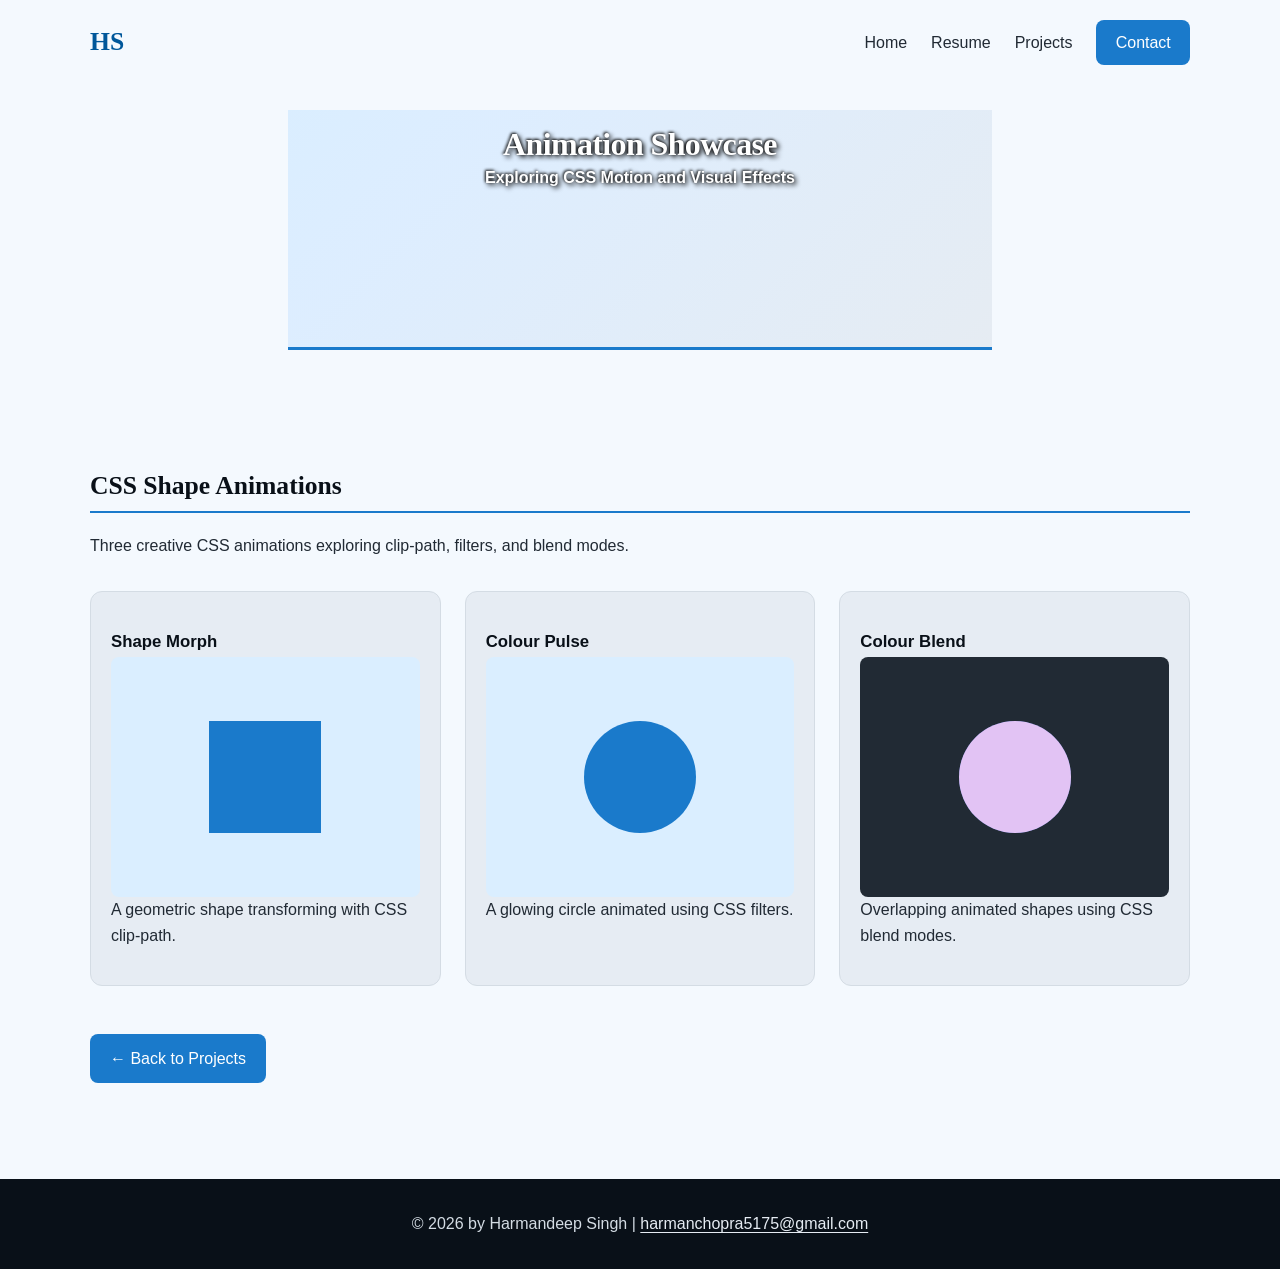
<file: animations.html>
<!doctype html>
<html lang="en">
  <head>
    <meta charset="UTF-8" />
    <meta name="viewport" content="width=device-width, initial-scale=1.0" />
    <title>Animation Showcase | Harmandeep Singh</title>
    <link rel="stylesheet" href="css/styles.css" />
  </head>

  <body class="animations">
    <nav class="site-nav" aria-label="Main navigation">
      <a href="index.html" class="nav-logo">HS</a>

      <ul class="nav-links">
        <li><a href="index.html">Home</a></li>
        <li><a href="resume.html">Resume</a></li>
        <li><a href="projects.html">Projects</a></li>
        <li>
          <button
            type="button"
            class="contact-btn"
            popovertarget="contact-popover"
          >
            Contact
          </button>
        </li>
      </ul>
    </nav>

    <div class="contact-overlay" aria-hidden="true"></div>

    <article id="contact-popover" class="contact-popover" popover="auto">
      <div class="contact-card">
        <button
          type="button"
          class="contact-close"
          popovertarget="contact-popover"
          popovertargetaction="hide"
          aria-label="Close contact information"
        >
          &times;
        </button>

        <img
          class="contact-photo"
          src="images/contact-photo.jpg"
          alt="Portrait of Harmandeep Singh"
        />

        <div class="contact-details">
          <h2>Harmandeep Singh</h2>
          <p class="contact-role">Digital Design Student</p>

          <p class="contact-bio">
            I am a Digital Design student at North Island College in British
            Columbia, Canada. I enjoy graphic design, photography, typography,
            web development, and user experience design.
          </p>

          <p class="contact-information">
            <strong>Email:</strong><br />
            <a href="mailto:harmandeep@example.com"> harmandeep@example.com </a>
          </p>

          <p class="contact-information">
            <strong>Phone:</strong><br />
            <a href="tel:+12505550123">(250) 555-0123</a>
          </p>
        </div>
      </div>
    </article>

    <header>
      <h1>Animation Showcase</h1>
      <h2>Exploring CSS Motion and Visual Effects</h2>
    </header>

    <main class="animation-main">
      <section class="animation-section">
        <h2>CSS Shape Animations</h2>

        <p>
          Three creative CSS animations exploring clip-path, filters, and blend
          modes.
        </p>

        <div class="animation-grid">
          <article class="animation-cell">
            <h3>Shape Morph</h3>

            <div class="animation-stage">
              <div class="shape shape-clip"></div>
            </div>

            <p>A geometric shape transforming with CSS clip-path.</p>
          </article>
          <article class="animation-cell">
            <h3>Colour Pulse</h3>

            <div class="animation-stage">
              <div class="shape shape-filter"></div>
            </div>

            <p>A glowing circle animated using CSS filters.</p>
          </article>

          <article class="animation-cell">
            <h3>Colour Blend</h3>

            <div class="animation-stage blend-stage">
              <div class="blend-circle blend-one"></div>
              <div class="blend-circle blend-two"></div>
            </div>

            <p>Overlapping animated shapes using CSS blend modes.</p>
          </article>
        </div>

        <a class="back-link" href="projects.html"> &larr; Back to Projects </a>
      </section>
    </main>
    <footer>
      <p>
        © 2026 by Harmandeep Singh |
        <a href="mailto:harmanchopra5175@gmail.com">
          harmanchopra5175@gmail.com
        </a>
      </p>
    </footer>
  </body>
</html>
</file>
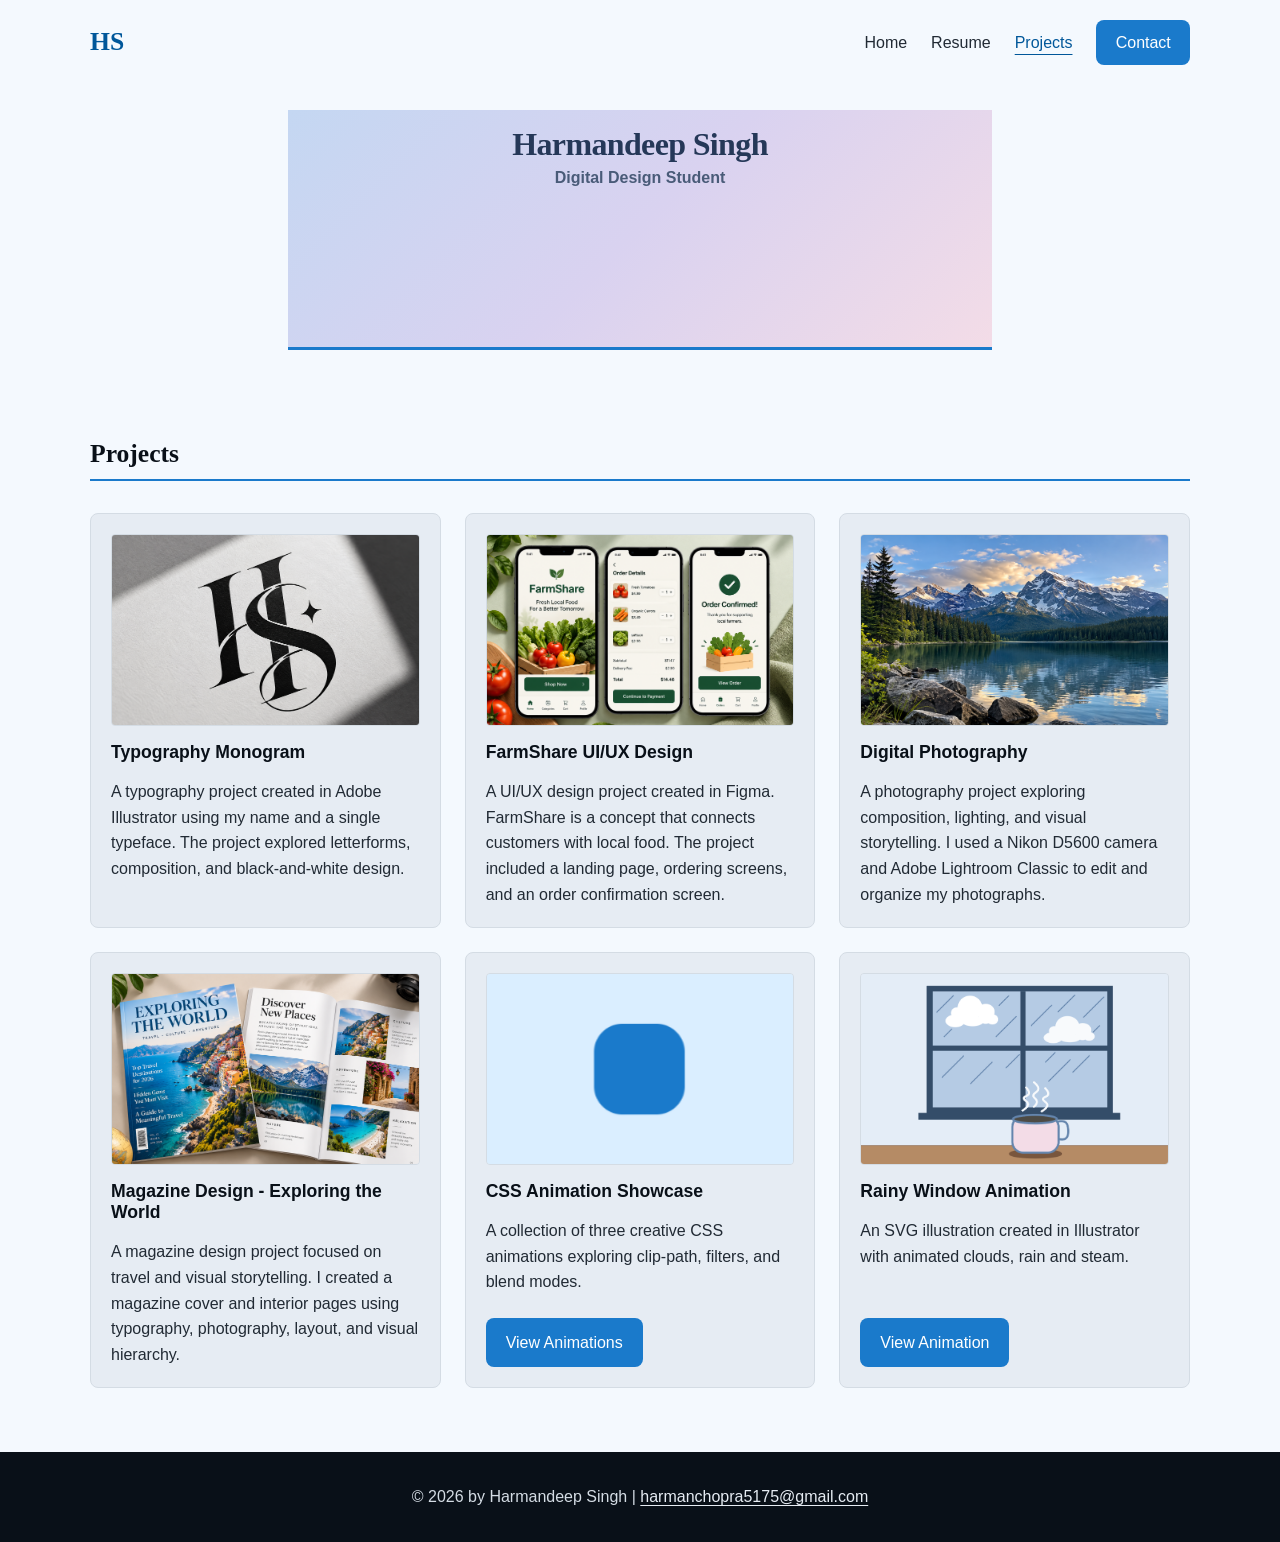
<file: projects.html>
<!doctype html>
<html lang="en">
  <head>
    <meta charset="UTF-8" />
    <meta name="viewport" content="width=device-width, initial-scale=1.0" />
    <title>Projects | Harmandeep Singh</title>
    <link rel="stylesheet" href="css/styles.css" />
  </head>

  <body class="projects">
    <nav class="site-nav" aria-label="Main navigation">
      <a href="index.html" class="nav-logo">HS</a>
      <ul class="nav-links">
        <li><a href="index.html">Home</a></li>
        <li><a href="resume.html">Resume</a></li>
        <li>
          <a href="projects.html" class="active" aria-current="page">
            Projects
          </a>
        </li>
        <li>
          <button
            type="button"
            class="contact-btn"
            popovertarget="contact-popover"
          >
            Contact
          </button>
        </li>
      </ul>
    </nav>
    <!-- ASSIGNMENT 2C - CONTACT POPOVER -->
    <div class="contact-overlay" aria-hidden="true"></div>

    <article id="contact-popover" class="contact-popover" popover="auto">
      <div class="contact-card">
        <button
          type="button"
          class="contact-close"
          popovertarget="contact-popover"
          popovertargetaction="hide"
          aria-label="Close contact information"
        >
          &times;
        </button>

        <img
          class="contact-photo"
          src="images/contact-photo.jpg"
          alt="Portrait of Harmandeep Singh"
        />

        <div class="contact-details">
          <h2>Harmandeep Singh</h2>

          <p class="contact-role">Digital Design Student</p>

          <p class="contact-bio">
            I am a Digital Design student at North Island College in British
            Columbia, Canada. I enjoy graphic design, photography, typography,
            web development, and user experience design.
          </p>

          <p class="contact-information">
            <strong>Email:</strong><br />
            <a href="mailto:harmandeep@example.com"> harmandeep@example.com </a>
          </p>

          <p class="contact-information">
            <strong>Phone:</strong><br />
            <a href="tel:+12505550123"> (250) 555-0123 </a>
          </p>
        </div>
      </div>
    </article>
    <!-- // INTRO // -->
    <header>
      <h1>Harmandeep Singh</h1>
      <h2>Digital Design Student</h2>
    </header>

    <!-- // PROJECTS // -->
    <main>
      <section class="projects-section">
        <h2>Projects</h2>

        <div class="projects-grid">
          <!-- Project 1 -->
          <article class="project-card">
            <img
              src="images/project-01.png"
              alt="Typography Monogram project"
            />

            <h3>Typography Monogram</h3>

            <p>
              A typography project created in Adobe Illustrator using my name
              and a single typeface. The project explored letterforms,
              composition, and black-and-white design.
            </p>
          </article>
          <!-- Project 2 -->
          <article class="project-card">
            <img
              src="images/project-02.png"
              alt="FarmShare UI/UX Design project"
            />

            <h3>FarmShare UI/UX Design</h3>

            <p>
              A UI/UX design project created in Figma. FarmShare is a concept
              that connects customers with local food. The project included a
              landing page, ordering screens, and an order confirmation screen.
            </p>
          </article>
          <!-- Project 3 -->
          <article class="project-card">
            <img
              src="images/project-03.png"
              alt="Digital Photography project"
            />

            <h3>Digital Photography</h3>

            <p>
              A photography project exploring composition, lighting, and visual
              storytelling. I used a Nikon D5600 camera and Adobe Lightroom
              Classic to edit and organize my photographs.
            </p>
          </article>
          <!-- Project 4 -->
          <article class="project-card">
            <img
              src="images/project-04.png"
              alt="Exploring the World magazine project"
            />

            <h3>Magazine Design - Exploring the World</h3>

            <p>
              A magazine design project focused on travel and visual
              storytelling. I created a magazine cover and interior pages using
              typography, photography, layout, and visual hierarchy.
            </p>
          </article>
          <!-- Placeholder Project 5 -->
          <!-- Animation Showcase Project -->
          <article class="project-card">
            <img
              src="images/animation-preview.png"
              alt="CSS Shape Morph animation preview"
            />

            <h3>CSS Animation Showcase</h3>

            <p>
              A collection of three creative CSS animations exploring clip-path,
              filters, and blend modes.
            </p>

            <a href="animations.html" class="project-button">
              View Animations
            </a>
          </article>

          <article class="project-card">
            <img
              src="images/rainy-window-preview.png"
              alt="Rainy window SVG illustration"
            />

            <h3>Rainy Window Animation</h3>

            <p>
              An SVG illustration created in Illustrator with animated clouds,
              rain and steam.
            </p>

            <a href="svg-project.html" class="project-button">
              View Animation
            </a>
          </article>
        </div>
      </section>
    </main>

    <!-- // FOOTER // -->
    <footer>
      <p>
        © 2026 by Harmandeep Singh |
        <a href="mailto:harmanchopra5175@gmail.com">
          harmanchopra5175@gmail.com
        </a>
      </p>
    </footer>
  </body>
</html>
</file>
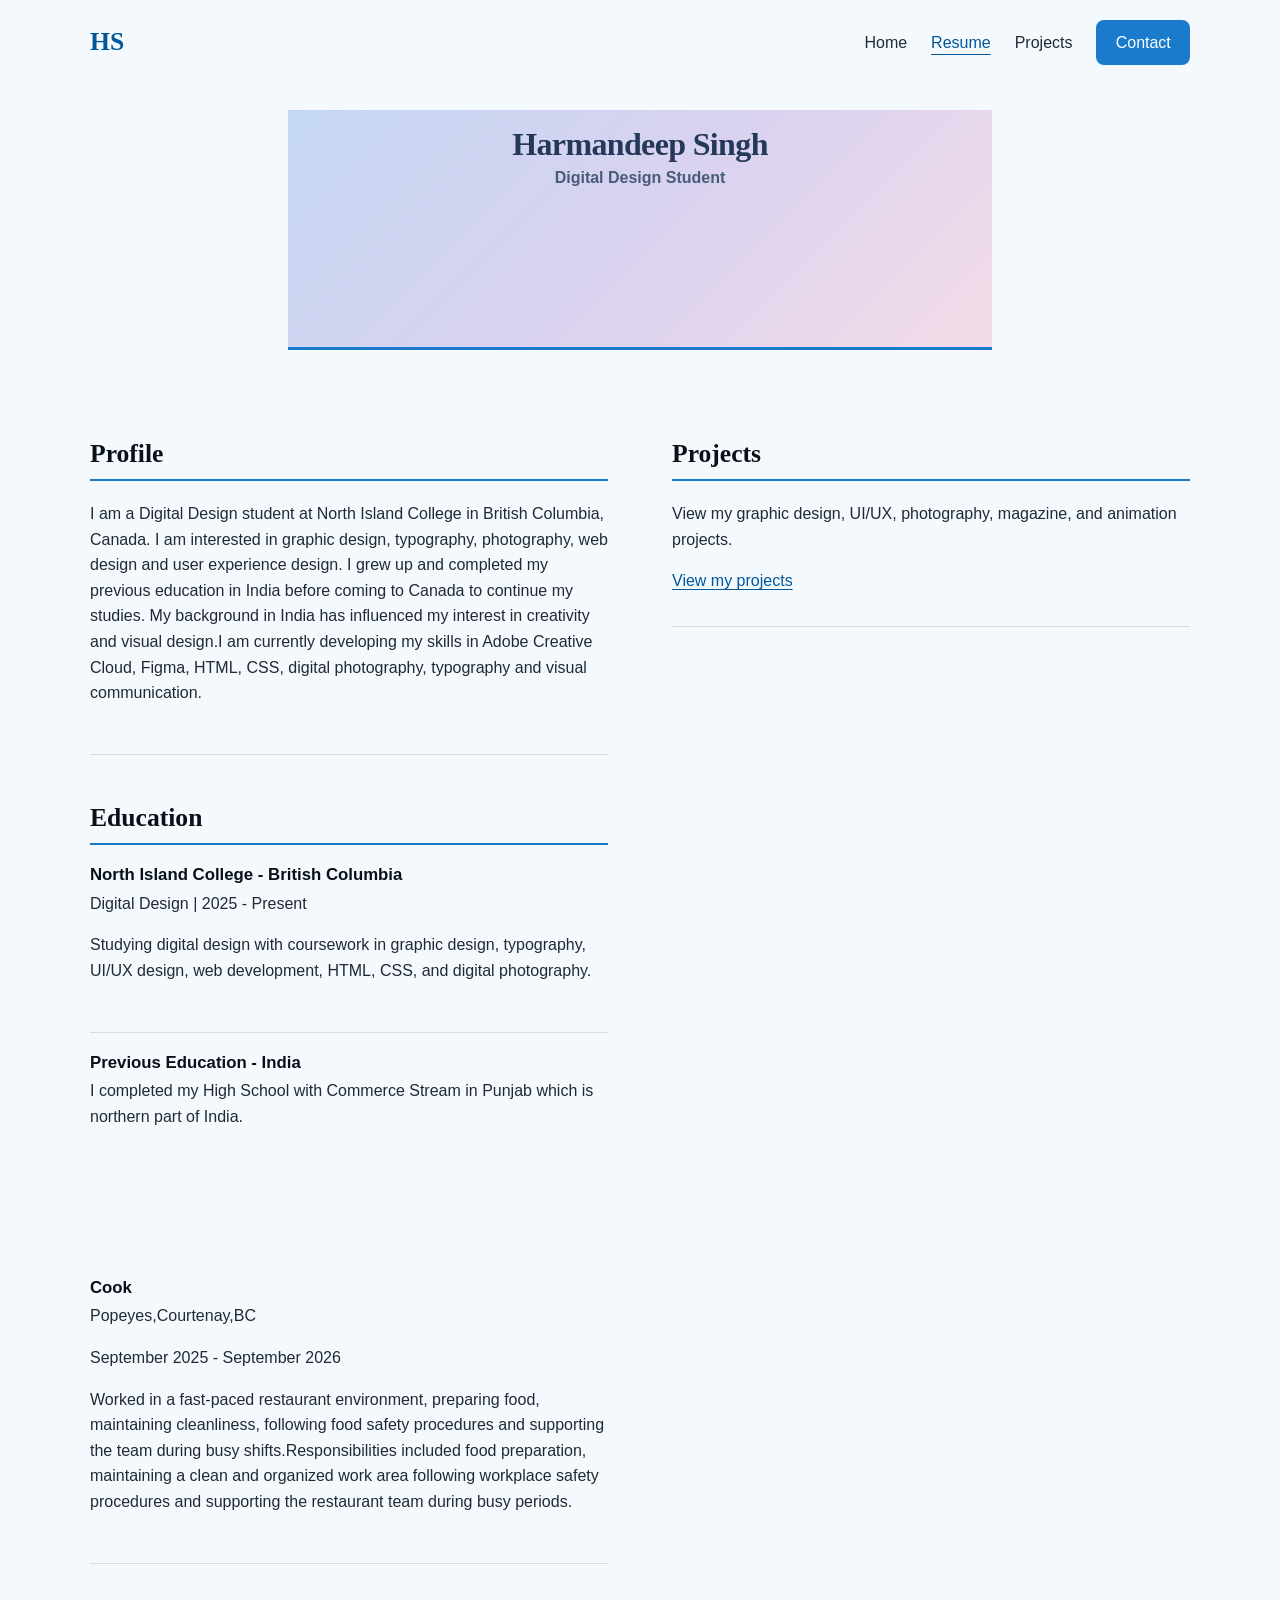
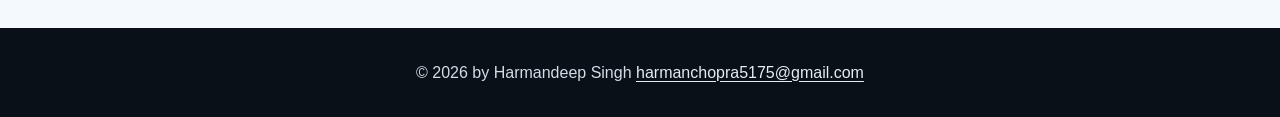
<file: resume.html>
<!doctype html>
<html lang="en">
  <head>
    <meta charset="UTF-8" />
    <meta name="viewport" content="width=device-width, initial-scale=1.0" />
    <title>Harmandeep Singh, Digital Design Student</title>
    <link rel="stylesheet" href="css/styles.css" />
  </head>
  <body class="resume">
    <nav class="site-nav" aria-label="Main navigation">
      <a href="index.html" class="nav-logo">HS</a>

      <ul class="nav-links">
        <li><a href="index.html">Home</a></li>
        <li>
          <a href="resume.html" class="active" aria-current="page">Resume</a>
        </li>
        <li><a href="projects.html">Projects</a></li>
        <li>
          <button
            type="button"
            class="contact-btn"
            popovertarget="contact-popover"
          >
            Contact
          </button>
        </li>
      </ul>
    </nav>
    <!-- ASSIGNMENT 2C - CONTACT POPOVER -->
    <div class="contact-overlay" aria-hidden="true"></div>

    <article id="contact-popover" class="contact-popover" popover="auto">
      <div class="contact-card">
        <button
          type="button"
          class="contact-close"
          popovertarget="contact-popover"
          popovertargetaction="hide"
          aria-label="Close contact information"
        >
          &times;
        </button>

        <img
          class="contact-photo"
          src="images/contact-photo.jpg"
          alt="Portrait of Harmandeep Singh"
        />

        <div class="contact-details">
          <h2>Harmandeep Singh</h2>

          <p class="contact-role">Digital Design Student</p>

          <p class="contact-bio">
            I am a Digital Design student at North Island College in British
            Columbia, Canada. I enjoy graphic design, photography, typography,
            web development, and user experience design.
          </p>

          <p class="contact-information">
            <strong>Email:</strong><br />
            <a href="mailto:harmandeep@example.com"> harmandeep@example.com </a>
          </p>

          <p class="contact-information">
            <strong>Phone:</strong><br />
            <a href="tel:+12505550123"> (250) 555-0123 </a>
          </p>
        </div>
      </div>
    </article>
    <!-- //  INTRO  // -->
    <header>
      <h1>Harmandeep Singh</h1>
      <h2>Digital Design Student</h2>
    </header>

    <main>
      <!-- //  PROFILE  // -->
      <section>
        <h2>Profile</h2>

        <p>
          I am a Digital Design student at North Island College in British
          Columbia, Canada. I am interested in graphic design, typography,
          photography, web design and user experience design. I grew up and
          completed my previous education in India before coming to Canada to
          continue my studies. My background in India has influenced my interest
          in creativity and visual design.I am currently developing my skills in
          Adobe Creative Cloud, Figma, HTML, CSS, digital photography,
          typography and visual communication.
        </p>
      </section>

      <section>
        <h2>Projects</h2>

        <p>
          View my graphic design, UI/UX, photography, magazine, and animation
          projects.
        </p>

        <a href="projects.html">View my projects</a>
      </section>

      <!-- //  WORK EXPERIENCE  // -->
      <section>
        <h3>Cook</h3>

        <p>Popeyes,Courtenay,BC</p>

        <p>September 2025 - September 2026</p>

        <p>
          Worked in a fast-paced restaurant environment, preparing food,
          maintaining cleanliness, following food safety procedures and
          supporting the team during busy shifts.Responsibilities included food
          preparation, maintaining a clean and organized work area following
          workplace safety procedures and supporting the restaurant team during
          busy periods.
        </p>
      </section>

      <!-- //  EDUCATION & CERTIFICATIONS  // -->
      <section>
        <!-- Start content edits below this line.  -->
        <h2>Education</h2>

        <section>
          <h3>North Island College - British Columbia</h3>

          <p>Digital Design | 2025 - Present</p>

          <p>
            Studying digital design with coursework in graphic design,
            typography, UI/UX design, web development, HTML, CSS, and digital
            photography.
          </p>
        </section>

        <section>
          <h3>Previous Education - India</h3>

          <p>
            I completed my High School with Commerce Stream in Punjab which is
            northern part of India.
          </p>
        </section>
      </section>
    </main>

    <!-- //  FOOTER INFO, SOCIAL MEDIA  // -->
    <footer>
      <p>
        © 2026 by Harmandeep Singh
        <a href="harmanchopra5175@gmail.com">harmanchopra5175@gmail.com</a>
      </p>
    </footer>
  </body>
</html>
</file>
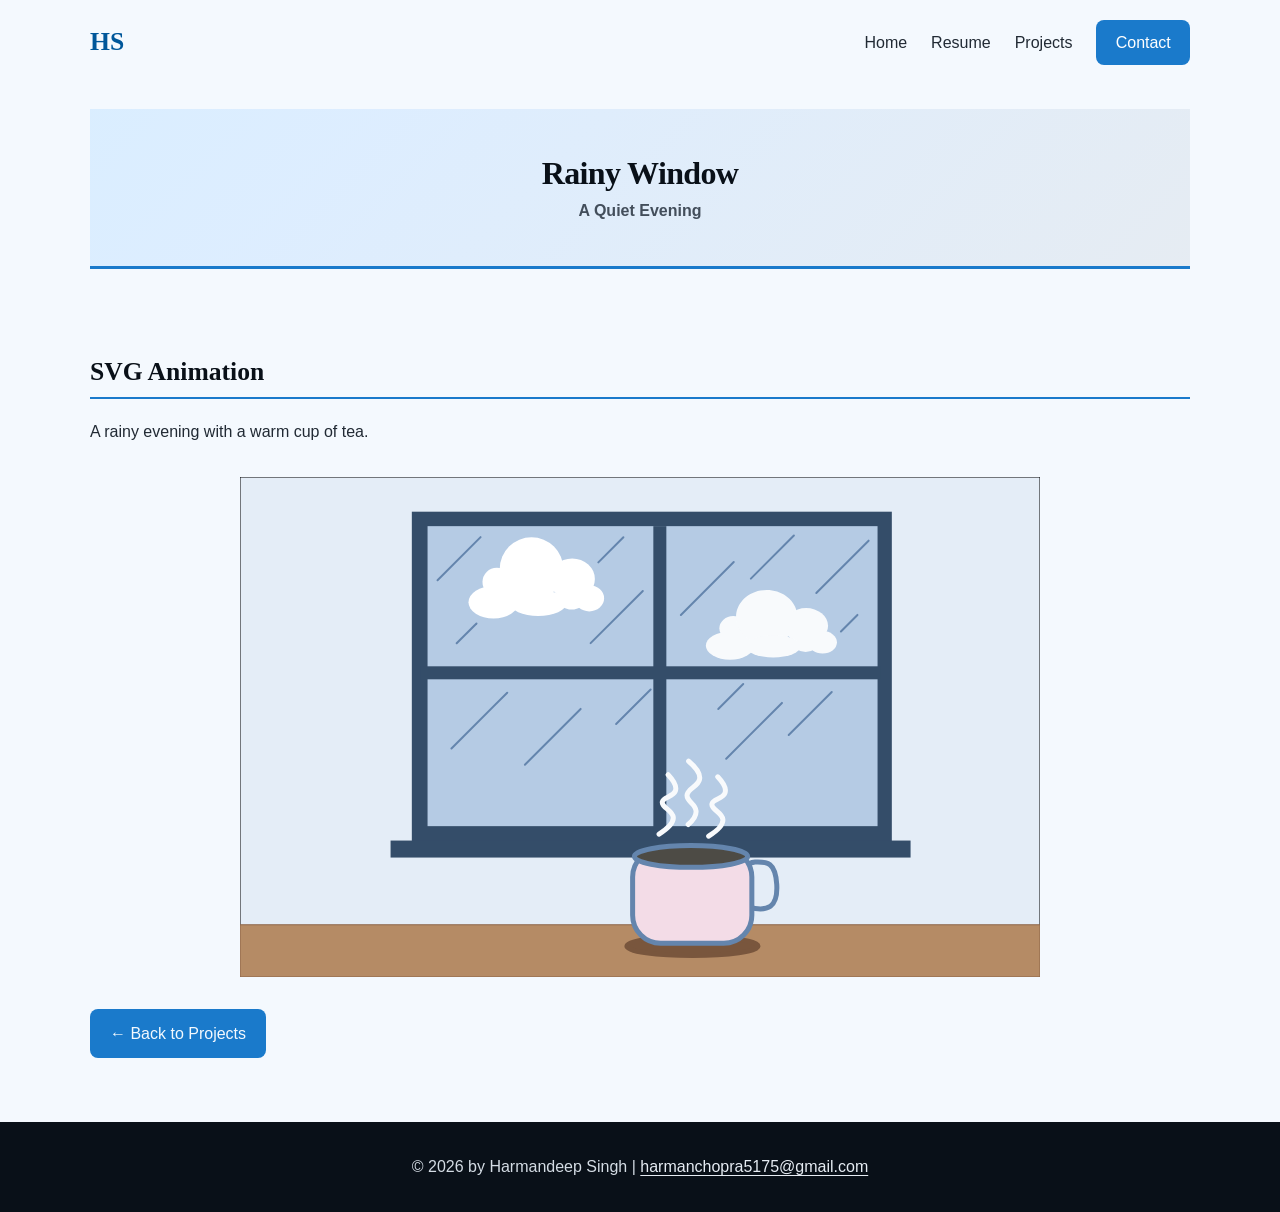
<file: svg-project.html>
<!doctype html>
<html lang="en">
  <head>
    <meta charset="UTF-8" />
    <meta name="viewport" content="width=device-width, initial-scale=1.0" />
    <title>Rainy Window | Harmandeep Singh</title>
    <link rel="stylesheet" href="css/styles.css" />
  </head>

  <body class="svg-project">
    <nav class="site-nav" aria-label="Main navigation">
      <a href="index.html" class="nav-logo">HS</a>

      <ul class="nav-links">
        <li><a href="index.html">Home</a></li>
        <li><a href="resume.html">Resume</a></li>
        <li><a href="projects.html">Projects</a></li>
        <li>
          <button
            type="button"
            class="contact-btn"
            popovertarget="contact-popover"
          >
            Contact
          </button>
        </li>
      </ul>
    </nav>
        <!-- Contact popover -->
    <div class="contact-overlay" aria-hidden="true"></div>

    <article id="contact-popover" class="contact-popover" popover="auto">
      <div class="contact-card">
        <button
          type="button"
          class="contact-close"
          popovertarget="contact-popover"
          popovertargetaction="hide"
          aria-label="Close contact information"
        >
          &times;
        </button>

        <img
          class="contact-photo"
          src="images/contact-photo.jpg"
          alt="Portrait of Harmandeep Singh"
        />

        <div class="contact-details">
          <h2>Harmandeep Singh</h2>

          <p class="contact-role">Digital Design Student</p>

          <p class="contact-bio">
            I am a Digital Design student at North Island College in British
            Columbia, Canada. I enjoy graphic design, photography, typography,
            web development, and user experience design.
          </p>

          <p class="contact-information">
            <strong>Email:</strong><br />
            <a href="mailto:harmandeep@example.com">
              harmandeep@example.com
            </a>
          </p>

          <p class="contact-information">
            <strong>Phone:</strong><br />
            <a href="tel:+12505550123">(250) 555-0123</a>
          </p>
        </div>
      </div>
    </article>

        <!-- Header -->
    <header>
      <h1>Rainy Window</h1>
      <h2>A Quiet Evening</h2>
    </header>

    <!-- SVG project -->
    <main>
      <section class="svg-section">
        <h2>SVG Animation</h2>

        <p>A rainy evening with a warm cup of tea.</p>

        <div class="svg-stage">



          <svg
            xmlns="http://www.w3.org/2000/svg"
            viewBox="0 0 800 500"
            role="img"
            aria-label="Rainy window with clouds and a cup of tea"
          >
            <g id="background">
              <rect width="800" height="500" fill="#e4edf7" stroke="#000" stroke-miterlimit="10"/>
            </g>

            <g id="window">
              <rect x="171.83" y="34.69" width="480" height="330" fill="#344d69"/>
              <rect x="187.55" y="49.15" width="450" height="300" fill="#b5cbe4"/>
              <rect x="413.34" y="49.15" width="13" height="310" fill="#344d69"/>
              <rect x="180.01" y="189.31" width="460" height="13" fill="#344d69"/>
              <rect x="150.57" y="363.55" width="520" height="17" fill="#344d69"/>
            </g>

            <g id="Clouds">
              <g id="cloud_one" data-name="cloud one">
                <ellipse cx="245.5" cy="125.24" rx="25.02" ry="16.36" fill="#fff"/>
                <ellipse cx="248.79" cy="104.95" rx="14.32" ry="14.23" fill="#fff"/>
                <ellipse cx="283.52" cy="91.86" rx="31.77" ry="31.58" fill="#fff"/>
                <ellipse cx="324.18" cy="102.01" rx="22.71" ry="20.62" fill="#fff"/>
                <ellipse cx="341.29" cy="121.32" rx="14.81" ry="13.09" fill="#fff"/>
                <ellipse cx="323.69" cy="121.81" rx="13" ry="10.8" fill="#fff"/>
                <ellipse cx="290.19" cy="125.98" rx="28.23" ry="13" fill="#fff"/>
              </g>

              <g id="cloud_two" data-name="cloud two">
                <ellipse cx="498.04" cy="168.69" rx="24.19" ry="14.03" fill="#f8fafc"/>
                <ellipse cx="501.23" cy="151.29" rx="13.85" ry="12.21" fill="#f8fafc"/>
                <path d="M504.77,145.73c-3.55-14.63,7.02-29.02,23.61-32.15,16.59-3.13,32.91,6.19,36.46,20.82,3.55,14.63-7.02,29.02-23.61,32.15C524.64,169.68,508.32,160.36,504.77,145.73Z" fill="#f8fafc"/>
                <ellipse cx="574.11" cy="148.76" rx="21.96" ry="17.68" fill="#f8fafc"/>
                <ellipse cx="590.66" cy="165.32" rx="14.32" ry="11.23" fill="#f8fafc"/>
                <ellipse cx="573.64" cy="165.75" rx="12.57" ry="9.26" fill="#f8fafc"/>
                <ellipse cx="541.25" cy="169.32" rx="27.29" ry="11.15" fill="#f8fafc"/>
              </g>
            </g>

            <g id="Rain">
              <g id="rain_two" data-name="rain two">
                <line x1="211.47" y1="271.46" x2="267.22" y2="215.72" stroke="#6485ad" stroke-linecap="round" stroke-miterlimit="10" stroke-width="2"/>
                <line x1="486.2" y1="281.67" x2="541.94" y2="225.92" stroke="#6485ad" stroke-linecap="round" stroke-miterlimit="10" stroke-width="2"/>
                <line x1="376.12" y1="246.99" x2="410.65" y2="212.46" stroke="#6485ad" stroke-linecap="round" stroke-miterlimit="10" stroke-width="2"/>
                <line x1="284.9" y1="287.67" x2="340.64" y2="231.92" stroke="#6485ad" stroke-linecap="round" stroke-miterlimit="10" stroke-width="2"/>
                <line x1="548.7" y1="258" x2="591.74" y2="214.96" stroke="#6485ad" stroke-linecap="round" stroke-miterlimit="10" stroke-width="2"/>
                <line x1="478.26" y1="231.92" x2="503.23" y2="206.96" stroke="#6485ad" stroke-linecap="round" stroke-miterlimit="10" stroke-width="2"/>
              </g>

              <g id="rain_three" data-name="rain three">
                <line x1="350.61" y1="166.16" x2="402.81" y2="113.97" stroke="#6485ad" stroke-linecap="round" stroke-miterlimit="10" stroke-width="2"/>
                <line x1="216.66" y1="166.31" x2="236.5" y2="146.47" stroke="#6485ad" stroke-linecap="round" stroke-miterlimit="10" stroke-width="2"/>
                <line x1="197.53" y1="103.17" x2="240.58" y2="60.13" stroke="#6485ad" stroke-linecap="round" stroke-miterlimit="10" stroke-width="2"/>
                <line x1="358.33" y1="85.35" x2="383.4" y2="60.28" stroke="#6485ad" stroke-linecap="round" stroke-miterlimit="10" stroke-width="2"/>
              </g>

              <g id="_Grain_one_roup_" data-name="&amp;lt;Grain one roup&amp;gt;">
                <line x1="510.86" y1="101.62" x2="553.91" y2="58.58" stroke="#6485ad" stroke-linecap="round" stroke-miterlimit="10" stroke-width="2"/>
                <line x1="440.88" y1="137.92" x2="493.75" y2="85.06" stroke="#6485ad" stroke-linecap="round" stroke-miterlimit="10" stroke-width="2"/>
                <line x1="576.31" y1="115.98" x2="628.61" y2="63.67" stroke="#6485ad" stroke-linecap="round" stroke-miterlimit="10" stroke-width="2"/>
                <line x1="600.94" y1="154.42" x2="617.44" y2="137.92" stroke="#6485ad" stroke-linecap="round" stroke-miterlimit="10" stroke-width="2"/>
              </g>
            </g>

            <g id="table">
              <rect y="447.77" width="800" height="52.23" fill="#b58b65" stroke="#8b6347" stroke-miterlimit="10"/>
            </g>

            <g id="Tea_Cup" data-name="Tea Cup">
              <ellipse id="shadow" cx="452.46" cy="469.14" rx="65.57" ry="9.4" fill="#79563d" stroke="#79563d" stroke-linecap="round" stroke-linejoin="round" stroke-width="5"/>
              <path d="M536.74,407.43c1.45,24.68-11.06,25.57-21.67,24.08-8.68-1.22-15.87-10.42-15.87-23.28s7.11-22.88,15.87-23.27C527.31,384.4,535.45,385.29,536.74,407.43Z" fill="#e4edf7" stroke="#6485ad" stroke-linecap="round" stroke-linejoin="round" stroke-width="5"/>
              <rect x="392.62" y="372.05" width="119.22" height="94.1" rx="28.01" ry="28.01" fill="#f3dce7" stroke="#6485ad" stroke-linecap="round" stroke-linejoin="round" stroke-width="5"/>
              <ellipse cx="451.02" cy="379.45" rx="56.62" ry="10.92" fill="#4d4b45" stroke="#6485ad" stroke-linecap="round" stroke-linejoin="round" stroke-width="5"/>
            </g>

            <g id="Stteam">
              <g>
                <path d="M448.64,284.22c10.33,8.65,11.67,14.43,10.89,18.15-1.57,7.52-12.3,9.1-12.49,16.05-.17,6.23,8.38,8.32,9,15.47.48,5.46-3.96,10.31-7.89,13.61" fill="none" stroke="#f8fafc" stroke-linecap="round" stroke-linejoin="round" stroke-width="5"/>
                <path d="M477.72,299.78c4.58,4.86,9.19,11.2,7.22,16.27-2.34,6-12.24,5.97-13.04,11-.85,5.37,10.05,8.19,10.94,15.17.49,3.89-2.07,9.39-14.19,16.93" fill="none" stroke="#f8fafc" stroke-linecap="round" stroke-linejoin="round" stroke-width="5"/>
                <path d="M428.12,297.74c4.59,4.85,9.19,11.2,7.22,16.27-2.34,6-12.24,5.97-13.04,10.99-.85,5.38,10.05,8.19,10.94,15.18.5,3.88-2.07,9.38-14.19,16.93" fill="none" stroke="#f8fafc" stroke-linecap="round" stroke-linejoin="round" stroke-width="5"/>
              </g>
            </g>
          </svg>
        </div>
                <a class="back-link" href="projects.html">
          &larr; Back to Projects
        </a>
      </section>
    </main>

    <!-- Footer -->
    <footer>
      <p>
        © 2026 by Harmandeep Singh |
        <a href="mailto:harmanchopra5175@gmail.com">
          harmanchopra5175@gmail.com
        </a>
      </p>
    </footer>
  </body>
</html>
</file>
<file: css/styles.css>
:root {
  /* Base neutral colour */
  --neutral: oklch(52% 0.025 250);

  /*
    Nine neutral shades.
    Relative OKLCH is used to create
    the shades from the base neutral.
  */
  --neutral-1: oklch(from var(--neutral) 98% calc(c * 0.35) h);
  --neutral-2: oklch(from var(--neutral) 94% calc(c * 0.45) h);
  --neutral-3: oklch(from var(--neutral) 89% calc(c * 0.55) h);
  --neutral-4: oklch(from var(--neutral) 80% calc(c * 0.7) h);
  --neutral-5: oklch(from var(--neutral) 68% calc(c * 0.85) h);
  --neutral-6: oklch(from var(--neutral) 55% c h);
  --neutral-7: oklch(from var(--neutral) 42% c h);
  --neutral-8: oklch(from var(--neutral) 28% calc(c * 0.9) h);
  --neutral-9: oklch(from var(--neutral) 17% calc(c * 0.8) h);

  /* Accent colours */
  --accent: oklch(57% 0.15 250);
  --accent-light: oklch(94% 0.035 250);
  --accent-dark: oklch(45% 0.13 250);

  /* Typography */
  --font-body: "Segoe UI", Arial, sans-serif;
  --font-heading: Georgia, "Times New Roman", serif;

  /* Layout */
  --content-width: 1100px;
  --page-padding: 1.25rem;
  --section-spacing: 3rem;
}
* {
  box-sizing: border-box;
}

html {
  scroll-behavior: smooth;
}

body {
  margin: 0;
  background: var(--neutral-1);
  color: var(--neutral-8);
  font-family: var(--font-body);
  font-size: 1rem;
  line-height: 1.6;
}

img {
  display: block;
  max-width: 100%;
  height: auto;
}

a {
  color: var(--accent-dark);
  text-underline-offset: 0.2em;
}

a:hover {
  color: var(--accent);
}
h1,
h2,
h3,
h4 {
  color: var(--neutral-9);
  font-family: var(--font-heading);
  line-height: 1.2;
}
header {
  padding: 3.5rem var(--page-padding);
  background: var(--neutral-2);
  border-bottom: 3px solid var(--accent);
}

header h1 {
  max-width: var(--content-width);
  margin: 0 auto 0.5rem;
  font-size: 2.5rem;
  font-weight: 700;
  letter-spacing: -0.02em;
}

header h2 {
  max-width: var(--content-width);
  margin: 0 auto;
  color: var(--neutral-6);
  font-family: var(--font-body);
  font-size: 1.1rem;
  font-weight: 400;
}
.home main {
  width: min(100% - 2rem, 850px);
  margin: 0 auto;
  padding: 4rem 0;
}

.home main p {
  margin: 0 0 2rem;
}

.home main p:first-child {
  padding: 1.5rem;
  background: var(--accent-light);
  border-left: 4px solid var(--accent);
}
body:not(.home) main {
  width: min(100% - 2rem, var(--content-width));
  margin: 0 auto;
  padding: 3rem 0;
}
body:not(.home) main section {
  margin-bottom: var(--section-spacing);
  padding-bottom: 2rem;
  border-bottom: 1px solid var(--neutral-3);
}

body:not(.home) main section:last-child {
  border-bottom: 0;
}

body:not(.home) main section h2 {
  margin: 0 0 1.25rem;
  padding-bottom: 0.6rem;
  border-bottom: 2px solid var(--accent);
  font-size: 1.5rem;
}

body:not(.home) main section h3 {
  margin: 1.25rem 0 0.35rem;
  font-family: var(--font-body);
  font-size: 1.05rem;
  font-weight: 700;
}
body:not(.home) main section p {
  margin: 0 0 1rem;
}

body:not(.home) main section ul {
  margin: 0 0 1rem;
  padding-left: 1.25rem;
}
body:not(.home) main img {
  width: 100%;
  max-width: 450px;
  margin: 1rem 0;
  border: 1px solid var(--neutral-3);
}
footer {
  padding: 2rem var(--page-padding);
  background: var(--neutral-9);
  color: var(--neutral-3);
  text-align: center;
}

footer p {
  margin: 0;
}

footer a {
  color: var(--neutral-2);
}
@media (min-width: 768px) {
  :root {
    --page-padding: 2rem;
  }

  header {
    padding: 4rem var(--page-padding);
  }

  header h1 {
    font-size: 3rem;
  }

  .home main {
    padding: 5rem 0;
  }

  body:not(.home) main {
    padding: 4rem 0;
  }
}
@media (min-width: 1024px) {
  /*
    Desktop resume layout.
    Sections flow into a two-column grid.
    The layout becomes one column again on mobile.
  */

  body:not(.home) main {
    display: grid;
    grid-template-columns: repeat(2, minmax(0, 1fr));
    column-gap: 4rem;
    row-gap: 3rem;
    align-items: start;
  }

  body:not(.home) main section {
    margin-bottom: 0;
    padding-bottom: 2rem;
  }

  header h1 {
    font-size: 3.1rem;
  }

  body:not(.home) main section h2 {
    font-size: 1.6rem;
  }
}
/* --- EXPLICIT GRID PLACEMENT --- */

/* 1. Profile (1st section) - Top Left */
body:not(.home) main > section:nth-of-type(1) {
  grid-column: 1 / 2;
  grid-row: 1 / 2;
}

/* 4. Education (4th section) - Middle Left, in the empty space under Profile */
body:not(.home) main > section:nth-of-type(4) {
  grid-column: 1 / 2;
  grid-row: 2 / 3;
}

/* 3. Work Experience (3rd section) - Bottom Left, under Education */
body:not(.home) main > section:nth-of-type(3) {
  grid-column: 1 / 2;
  grid-row: 3 / 4;
}

/* 2. Projects (2nd section) - Right Column, spanning the whole right side */
body:not(.home) main > section:nth-of-type(2) {
  grid-column: 2 / 3;
  grid-row: 1 / 4;
}
header {
  position: relative;

  width: 55%;
  height: 240px;
  min-height: 0;
  margin: 25px auto;
  padding: 0;

  overflow: hidden;

  background-image: url("../images/banner.png");
  background-size: cover;

  background-position: center 58%;

  background-repeat: no-repeat;

  border-bottom: 3px solid var(--accent);

  display: flex;
  flex-direction: column;
  justify-content: flex-start;
  align-items: center;
}

header {
  position: relative;

  width: 55%;
  height: 240px;
  min-height: 240px;

  margin: 25px auto;
  padding: 0;

  /* Photo fills the complete banner */
  background-image: url("../images.banner.png");
  background-size: cover;
  background-position: center 55%;
  background-repeat: no-repeat;

  overflow: hidden;
  border-bottom: 3px solid var(--accent);

  /* Keep name inside the photo */
  display: flex;
  flex-direction: column;
  align-items: center;
  justify-content: flex-start;
}
header h1 {
  position: absolute;
  top: 15px;
  left: 0;
  right: 0;
  z-index: 2;

  margin: 0;
  padding: 0;

  color: white;
  font-size: 2rem;
  font-weight: 700;
  text-align: center;

  text-shadow:
    2px 2px 5px black,
    -1px -1px 3px black;
}
header h2 {
  position: absolute;
  top: 58px;
  left: 0;
  right: 0;
  z-index: 2;

  margin: 0;
  padding: 0;

  color: white;
  font-family: var(--font-body);
  font-size: 1rem;
  font-weight: 600;
  text-align: center;

  text-shadow:
    2px 2px 5px black,
    -1px -1px 3px black;
}

/* ========================================
   PROJECTS PAGE - ASSIGNMENT 2A
   ======================================== */

/* Reset old resume grid rules on Projects page */

body.projects main {
  display: block;
  width: min(100% - 2rem, var(--content-width));
  margin-inline: auto;
  padding-block: 3rem;
}
body.projects main > .projects-section {
  display: block;
  grid-column: auto;
  grid-row: auto;

  width: 100%;
  margin: 0;
  padding: 0;
  border: 0;
}
body.projects .projects-section > h2 {
  margin-block: 0 2rem;
  padding-block-end: 0.6rem;

  border-bottom: 2px solid var(--accent);

  font-size: 1.6rem;
}
/* MOBILE FIRST - 1 COLUMN */

.projects-grid {
  display: grid;
  grid-template-columns: minmax(0, 1fr);
  gap: 1.5rem;
}
/* PROJECT CARDS */

body.projects .project-card {
  display: grid;
  grid-template-rows: subgrid;
  grid-row: span 3;
  gap: 1rem;

  margin: 0;
  padding: 1.25rem;

  background: var(--neutral-2);
  border: 1px solid var(--neutral-3);
  border-radius: 0.5rem;
}
body.projects .project-card:has(.project-button) {
  display: flex;
  flex-direction: column;
  grid-row: span 3;
}
body.projects .project-button {
  display: inline-block;
  align-self: flex-start;
  margin-top: auto;
  padding: 0.75rem 1.25rem;
  background: var(--accent);
  color: white;
  border-radius: 0.5rem;
  text-decoration: none;
}

body.projects .project-button {
  margin-top: auto;
}

body.projects .project-card img {
  width: 100%;
  max-width: none;
  height: 12rem;
  margin-block: 0;

  object-fit: cover;

  border: 1px solid var(--neutral-3);
  border-radius: 0.25rem;
}
body.projects .project-card h3 {
  margin-block: 0 0.75rem;

  font-family: var(--font-body);
  font-size: 1.1rem;
}

body.projects .project-card p {
  margin: 0;
}
/* BACK LINK */

body.projects .back-link {
  margin-block: 2rem 0;
}
/* DESKTOP - 3 COLUMNS */

@media (min-width: 48rem) {
  .projects-grid {
    grid-template-columns: repeat(3, minmax(0, 1fr));
  }

  body.projects main {
    padding-block: 4rem;
  }
}
/* Soft pastel banner - Resume & Projects only */

body.resume header,
body.projects header {
  background: linear-gradient(135deg, #c4d7f2 0%, #d9d2f0 50%, #f3dce7 100%);
}

/* Name */

body.resume header h1,
body.projects header h1 {
  color: #253858;
  text-shadow: none;
}

/* Subtitle */

body.resume header h2,
body.projects header h2 {
  color: #495b78;
  text-shadow: none;
}

/* Remove dark overlay if previously added */

body.resume header::before,
body.projects header::before {
  background: none;
}
/* ===================================
   ASSIGNMENT 2B - NAVIGATION
   =================================== */

.site-nav {
  display: flex;
  align-items: center;
  justify-content: space-between;
  gap: 1.5rem;

  width: min(100% - 2rem, var(--content-width));
  margin-inline: auto;
  padding-block: 1.25rem;
}

.nav-logo {
  color: var(--accent-dark);
  font-family: var(--font-heading);
  font-size: 1.6rem;
  font-weight: 700;
  text-decoration: none;
}

.nav-links {
  display: flex;
  align-items: center;
  gap: 1.5rem;

  margin: 0;
  padding: 0;
  list-style: none;
}

.nav-links a {
  color: var(--neutral-8);
  text-decoration: none;
  font-weight: 500;
}

.nav-links a:hover,
.nav-links a.active {
  color: var(--accent-dark);
  text-decoration: underline;
  text-underline-offset: 0.4em;
}

.nav-links .contact-btn {
  anchor-name: --contact-anchor;

  display: inline-block;
  padding: 0.6rem 1.2rem;

  background: var(--accent);
  color: white;

  border: none;
  border-radius: 0.5rem;

  font: inherit;
  font-weight: 500;
  cursor: pointer;
}

.nav-links .contact-btn:hover {
  background: var(--accent-dark);
  color: white;
  text-decoration: none;
}
.nav-links .contact-btn:focus-visible {
  outline: 3px solid var(--accent-dark);
  outline-offset: 3px;
}
/* Mobile Navigation */

@media (max-width: 767px) {
  .site-nav {
    flex-direction: column;
    align-items: stretch;
    gap: 1rem;
  }

  .nav-logo {
    text-align: center;
  }

  .nav-links {
    flex-wrap: wrap;
    justify-content: center;
    gap: 0.75rem 1rem;
  }

  .nav-links a {
    display: inline-block;
    padding: 0.4rem;
  }
}
/* ========================================
   PROJECT CARD SUBGRID ALIGNMENT
   ======================================== */

body.projects .project-image-placeholder {
  width: 100%;
  height: 12rem;
  margin-block: 0;
}

body.projects .project-card h3 {
  margin-block: 0;
}

/* Anchor positioned popover */

.contact-popover {
  position: fixed;
  position-anchor: --contact-anchor;
  position-area: bottom span-left;

  margin: 0;
}
.contact-popover {
  inline-size: min(100vi, max(33vi, 26rem));
  max-inline-size: none;
  min-inline-size: 0;

  padding: 1.25rem;

  background: var(--neutral-1);
  color: var(--neutral-8);

  border: 2px solid var(--accent);
  border-radius: 1rem;
  border-end-end-radius: 0;

  box-shadow: 0 1rem 3rem rgb(0 0 0 / 0.25);
}
.contact-popover {
  container-type: inline-size;

  resize: horizontal;
  overflow: auto;
  direction: rtl;

  position-try-fallbacks:
    flip-block,
    flip-inline,
    flip-block flip-inline;
}
.contact-card {
  position: relative;

  display: grid;
  grid-template-columns: minmax(0, 1fr);
  gap: 1rem;

  direction: ltr;
}
.contact-photo {
  inline-size: 100%;
  block-size: auto;

  max-inline-size: 9rem;

  object-fit: contain;

  border: 2px solid var(--neutral-3);
  border-radius: 0.75rem;
}
.contact-details {
  min-inline-size: 0;
  overflow-wrap: anywhere;
}

.contact-details h2 {
  margin-block: 0 0.5rem;
  color: var(--neutral-9);
  font-size: 1.5rem;
}

.contact-role {
  color: var(--accent-dark);
  font-weight: 700;
}

.contact-details p {
  margin-block: 0.5rem;
}

.contact-details a {
  color: var(--accent-dark);
}

.contact-information {
  font-size: 0.9rem;
}
.contact-close {
  position: absolute;

  inset-block-start: 0;
  inset-inline-end: 0;

  inline-size: 2rem;
  block-size: 2rem;

  display: grid;
  place-items: center;

  background: var(--accent);
  color: white;

  border: none;
  border-radius: 50%;

  font-size: 1.4rem;
  cursor: pointer;
  z-index: 2;
}

.contact-close:hover {
  background: var(--accent-dark);
}

@container (width < 24rem) {
  .contact-card {
    grid-template-columns: minmax(0, 1fr);
  }

  .contact-bio {
    display: block;
  }
}

@container (24rem <= width < 28rem) {
  .contact-card {
    grid-template-columns: minmax(0, 9rem) minmax(0, 1fr);
    align-items: start;
  }

  .contact-bio {
    display: none;
  }
}

@container (width >= 28rem) {
  .contact-card {
    grid-template-columns: minmax(0, 9rem) minmax(0, 1fr);
    align-items: start;
  }

  .contact-bio {
    display: block;
  }
}
/* Background overlay when contact popover opens */

.contact-overlay {
  position: fixed;
  inset: 0;
  z-index: 10;

  background: rgb(15 23 42 / 0.55);

  opacity: 0;
  visibility: hidden;
  pointer-events: none;
}

body:has(.contact-popover:popover-open) .contact-overlay {
  opacity: 1;
  visibility: visible;
}

/* Assignment 3B - Button Hover Animations */

.contact-btn,
.contact-close {
  transition:
    background-color 0.3s ease,
    transform 0.3s ease,
    box-shadow 0.3s ease;
}

.contact-btn:hover,
.contact-close:hover {
  transform: translateY(-3px);
  box-shadow: 0 0.4rem 0.8rem rgb(0 0 0 / 0.2);
}

.nav-links a {
  display: inline-block;

  transition:
    color 0.3s ease,
    transform 0.3s ease;
}

.nav-links a:hover {
  transform: translateY(-3px);
}

@keyframes logo-entrance {
  from {
    opacity: 0;
    transform: translateY(-15px) scale(0.8);
  }

  to {
    opacity: 1;
    transform: translateY(0) scale(1);
  }
}

.nav-logo {
  display: inline-block;
  animation: logo-entrance 1s ease-out both;
}

@media (prefers-reduced-motion: reduce) {
  .nav-logo {
    animation: none;
  }

  .contact-btn,
  .contact-close,
  .nav-links a {
    transition: none;
  }
}

body.animations main {
  display: block;
  width: min(100% - 2rem, var(--content-width));
  margin-inline: auto;
}

body.animations header {
  background: linear-gradient(135deg, var(--accent-light), var(--neutral-2));
  text-align: center;
  padding: 3rem 1.25rem;
}

body.animations .animation-section {
  padding-block: 2rem;
}

.animation-grid {
  display: grid;
  grid-template-columns: minmax(0, 1fr);
  gap: 1.5rem;
  margin-block: 2rem;
}

.animation-cell {
  min-width: 0;
  padding: 1.25rem;
  background: var(--neutral-2);
  border: 1px solid var(--neutral-3);
  border-radius: 0.75rem;
}

.animation-stage {
  position: relative;
  display: grid;
  place-items: center;
  height: 15rem;
  overflow: hidden;
  isolation: isolate;
  background: var(--accent-light);
  border-radius: 0.5rem;
}

@media (min-width: 48rem) {
  .animation-grid {
    grid-template-columns: repeat(3, minmax(0, 1fr));
  }
}

.shape {
  width: 7rem;
  height: 7rem;
  background: var(--accent);
}

.shape-clip {
  animation: shape-morph 3s ease-in-out infinite alternate;
}

@keyframes shape-morph {
  0% {
    clip-path: circle(45%);
    transform: rotate(0deg);
  }

  50% {
    clip-path: polygon(50% 0%, 100% 100%, 0% 100%);
  }

  100% {
    clip-path: inset(10% round 25%);
    transform: rotate(180deg);
  }
}

.shape-filter {
  border-radius: 50%;
  animation: colour-pulse 3s ease-in-out infinite alternate;
}

@keyframes colour-pulse {
  0% {
    filter: hue-rotate(0deg) brightness(1);
    transform: scale(0.8);
  }

  100% {
    filter: hue-rotate(120deg) brightness(1.4) blur(2px);
    transform: scale(1.2);
  }
}

.blend-stage {
  background: var(--neutral-8);
}

.blend-circle {
  position: absolute;
  width: 7rem;
  height: 7rem;
  border-radius: 50%;
  mix-blend-mode: screen;
}

.blend-one {
  background: var(--accent);
  animation: blend-left 3s ease-in-out infinite alternate;
}

.blend-two {
  background: oklch(70% 0.15 340);
  animation: blend-right 3s ease-in-out infinite alternate;
}

@keyframes blend-left {
  from {
    transform: translateX(-2rem);
  }

  to {
    transform: translateX(2rem);
  }
}

@keyframes blend-right {
  from {
    transform: translateX(2rem);
  }

  to {
    transform: translateX(-2rem);
  }
}

body.animations .back-link {
  display: inline-block;
  margin-top: 1rem;
  padding: 0.75rem 1.25rem;
  background: var(--accent);
  color: white;
  text-decoration: none;
  border-radius: 0.5rem;
  transition:
    background-color 0.3s ease,
    transform 0.3s ease;
}

body.animations .back-link:hover,
body.animations .back-link:focus-visible {
  background: var(--accent-dark);
  transform: translateY(-3px);
}

@media (prefers-reduced-motion: reduce) {
  .shape-clip,
  .shape-filter,
  .blend-circle {
    animation: none;
  }

  body.animations .back-link {
    transition: none;
  }
}

/* SVG project header */

.svg-project header {
  inline-size: min(100% - 2rem, var(--content-width));
  block-size: auto;
  min-block-size: 10rem;
  margin-inline: auto;
  margin-block: 1.5rem;
  padding-block: 2rem;
  padding-inline: var(--page-padding);
  background: linear-gradient(135deg, var(--accent-light), var(--neutral-2));
  justify-content: center;
}

.svg-project header h1,
.svg-project header h2 {
  position: static;
  color: var(--neutral-9);
  text-shadow: none;
}

.svg-project header h2 {
  margin-block-start: 0.5rem;
  color: var(--neutral-7);
}

body.svg-project main {
  display: block;
  inline-size: min(100% - 2rem, var(--content-width));
  margin-inline: auto;
}

body.svg-project main .svg-section {
  margin-block: 0;
  padding-block: 0;
  border: none;
}

.svg-stage {
  max-inline-size: 50rem;
  margin-inline: auto;
  margin-block: 2rem;
  overflow: hidden;
}

.svg-stage svg {
  display: block;
  inline-size: 100%;
  block-size: auto;
}

.svg-stage #cloud_one {
  animation: cloud-drift 8s ease-in-out 1s infinite alternate both;
}

.svg-stage #cloud_two {
  animation: cloud-drift 10s ease-in-out 1.5s infinite alternate-reverse both;
}

@keyframes cloud-drift {
  from {
    transform: translateX(-0.5rem);
  }

  to {
    transform: translateX(0.5rem);
  }
}

.svg-stage #_Grain_one_roup_ {
  animation: rainfall 2.4s linear 1s infinite backwards;
}

.svg-stage #rain_two {
  animation: rainfall 2.4s linear 1.6s infinite backwards;
}

.svg-stage #rain_three {
  animation: rainfall 2.4s linear 2.2s infinite backwards;
}

@keyframes rainfall {
  0% {
    transform: translate(0.25rem, -0.25rem);
    opacity: 0;
  }

  25%,
  75% {
    opacity: 1;
  }

  100% {
    transform: translate(-0.5rem, 0.5rem);
    opacity: 0;
  }
}

.svg-stage #Stteam {
  animation: steam-rise 4s ease-in-out 1s infinite backwards;
}

@keyframes steam-rise {
  0% {
    transform: translateY(0.5rem);
    opacity: 0;
  }

  40% {
    opacity: 1;
  }

  100% {
    transform: translateY(-1rem);
    opacity: 0;
  }
}

.svg-project .back-link {
  display: inline-block;
  padding-block: 0.75rem;
  padding-inline: 1.25rem;
  background: var(--accent);
  color: var(--neutral-1);
  border-radius: 0.5rem;
  text-decoration: none;
  transition:
    background-color 0.3s ease,
    transform 0.3s ease,
    box-shadow 0.3s ease;
}

.svg-project .back-link:hover,
.svg-project .back-link:focus-visible {
  background: var(--accent-dark);
  color: var(--neutral-1);
  transform: translateY(-0.1875rem);
  box-shadow: 0 0.4rem 0.8rem var(--neutral-4);
}

@media (prefers-reduced-motion: reduce) {
  .svg-stage #cloud_one,
  .svg-stage #cloud_two,
  .svg-stage #_Grain_one_roup_,
  .svg-stage #rain_two,
  .svg-stage #rain_three,
  .svg-stage #Stteam {
    animation: none;
  }

  .svg-project .back-link {
    transition: none;
  }

  .svg-project .back-link:hover,
  .svg-project .back-link:focus-visible {
    transform: none;
  }
}
</file>
